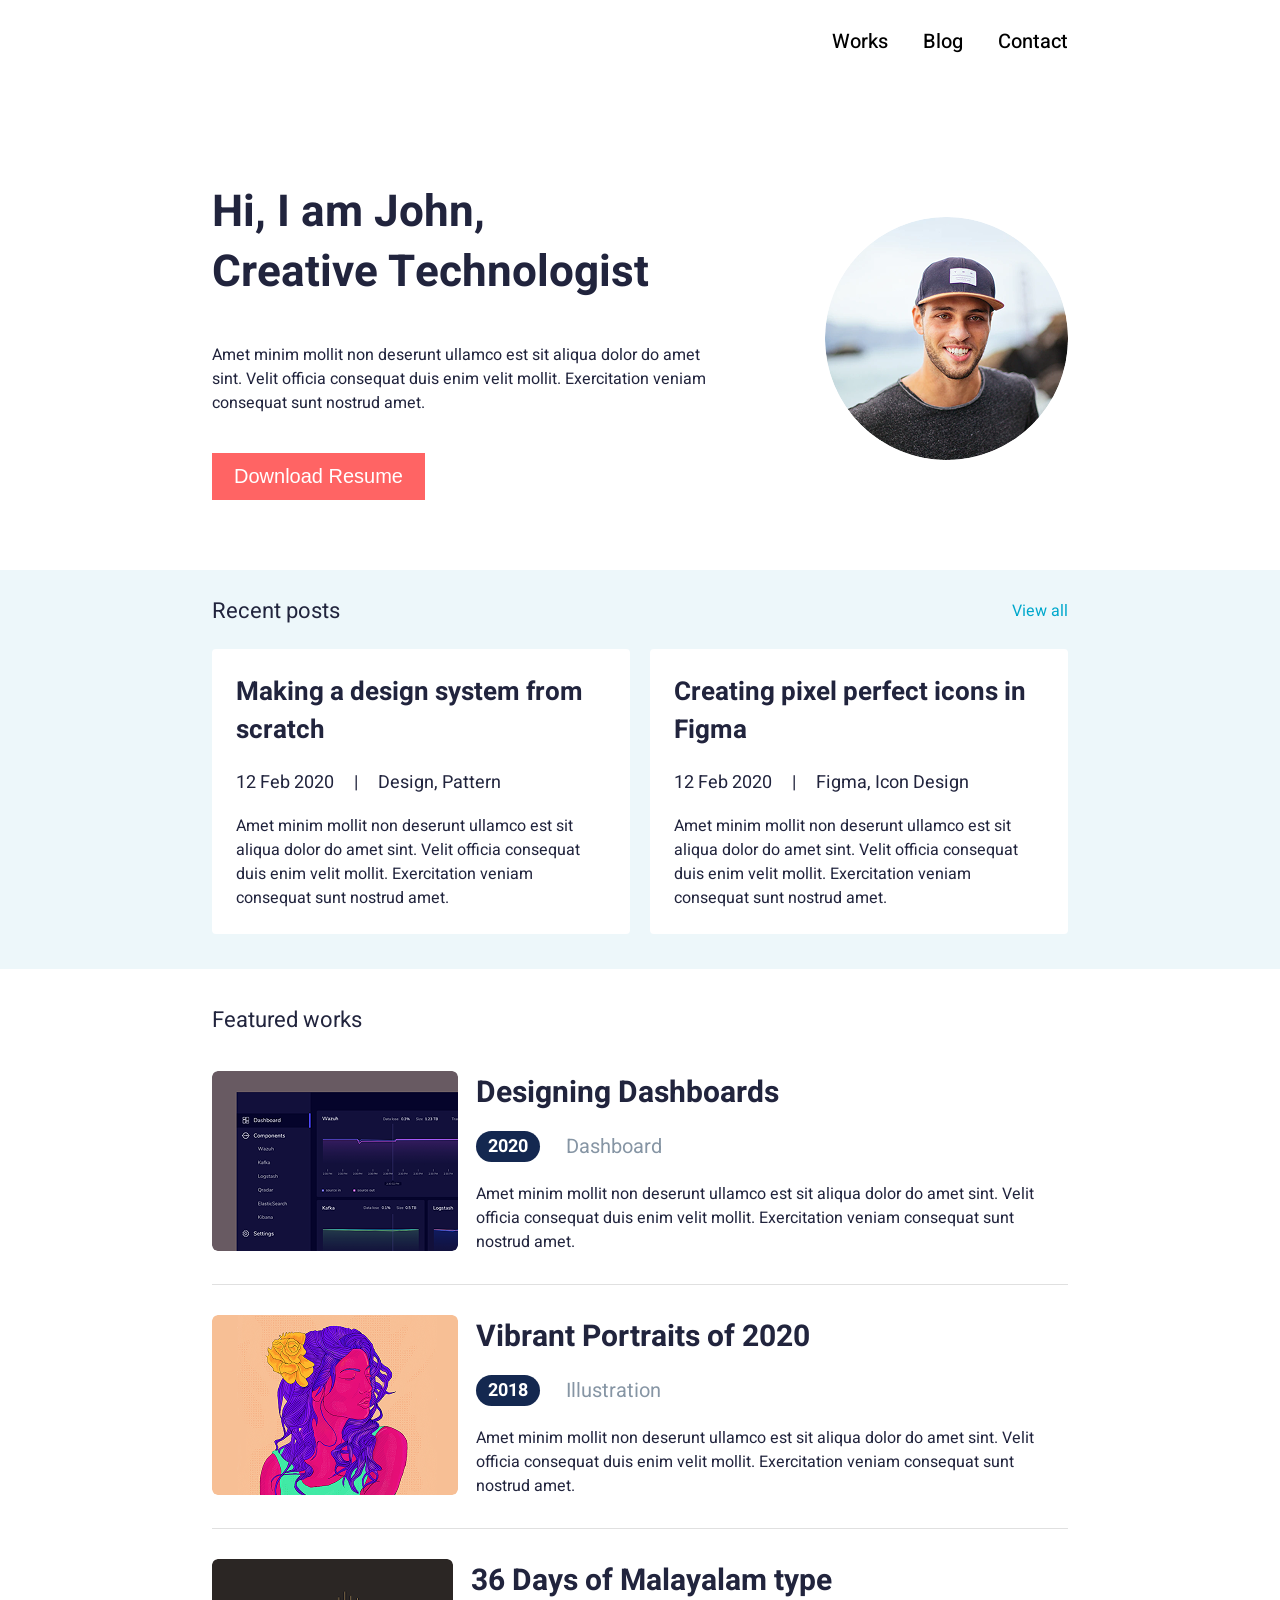
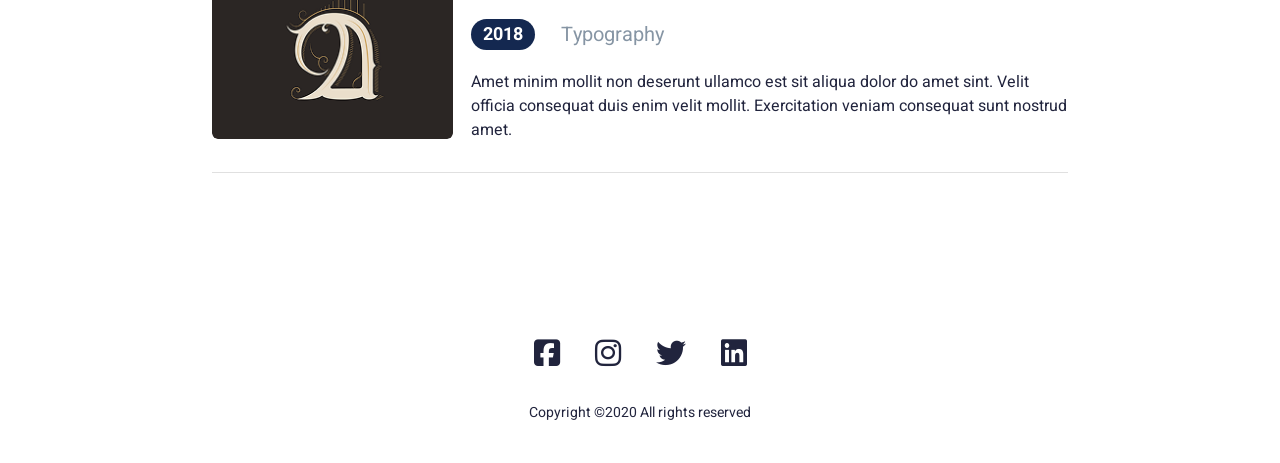
<file: index.html>
<!DOCTYPE html>
<html lang="en">

<head>
    <meta charset="UTF-8">
    <meta name="viewport" content="width=device-width, initial-scale=1.0">
    <title> Welcome To My Portfolio UI Design</title>
     <link rel="stylesheet" href="https://cdnjs.cloudflare.com/ajax/libs/font-awesome/6.5.1/css/all.min.css">
    <link href="https://fonts.googleapis.com/css2?family=Heebo:wght@400;500;700&display=swap" rel="stylesheet">
    <link rel="stylesheet" href="style.css">
</head>

<body>

    <header class="header">
        <div class="container">

            <nav class="navbar">
                <ul class="nav-links">
                    <li><a href="work.html">Works</a></li>
                    <li><a href="blog.html">Blog</a></li>
                    <li><a href="index.html">Contact</a></li>
                </ul>
            </nav>

        </div>
    </header>

    <section class="hero">
        <div class="container hero-content">

            <div class="left">

                <h1>
                    Hi, I am John,<br>
                    Creative Technologist
                </h1>

                <p>
                    Amet minim mollit non deserunt ullamco est sit aliqua dolor do amet
                    sint. Velit officia consequat duis enim velit mollit. Exercitation
                    veniam consequat sunt nostrud amet.
                </p>

                <button class="resume-btn">
                    Download Resume
                </button>

            </div>

            <div class="right">
                <img src="./images/manpic.png" alt="John">
            </div>

        </div>
    </section>

    <section class="recent-posts">

        <div class="container">

            <div class="section-top">

                <h2>Recent posts</h2>

                <a href="">View all</a>

            </div>

            <div class="posts-card">

                <div class="post-card">

                    <h3>
                        Making a design system from scratch
                    </h3>

                    <div class="card">
                        <span>12 Feb 2020</span>
                        <span>|</span>
                        <span>Design, Pattern</span>
                    </div>

                    <p>
                        Amet minim mollit non deserunt ullamco est sit aliqua dolor do amet
                        sint. Velit officia consequat duis enim velit mollit.
                        Exercitation veniam consequat sunt nostrud amet.
                    </p>

                </div>

                <div class="post-card">

                    <h3>
                        Creating pixel perfect icons in Figma
                    </h3>

                    <div class="card">
                        <span>12 Feb 2020</span>
                        <span>|</span>
                        <span>Figma, Icon Design</span>
                    </div>

                    <p>
                        Amet minim mollit non deserunt ullamco est sit aliqua dolor do amet
                        sint. Velit officia consequat duis enim velit mollit.
                        Exercitation veniam consequat sunt nostrud amet.
                    </p>

                </div>

            </div>

        </div>

    </section>

    <section class="featured">

        <div class="container">

            <h2 class="featured-title">
                Featured works
            </h2>

            <div class="work">

                <img src="./images/workimage.png" alt="Dashboard">

                <div class="work-content">

                    <h3>Designing Dashboards</h3>

                    <div class="works">

                        <span class="year">2020</span>

                        <span class="design">
                            Dashboard
                        </span>

                    </div>

                    <p>
                        Amet minim mollit non deserunt ullamco est sit aliqua dolor do amet
                        sint. Velit officia consequat duis enim velit mollit.
                        Exercitation veniam consequat sunt nostrud amet.
                    </p>

                </div>

            </div>

            <div class="work">

                <img src="./images/girlpic.png" alt="Portrait">

                <div class="work-content">

                    <h3>Vibrant Portraits of 2020</h3>

                    <div class="works">

                        <span class="year">2018</span>

                        <span class="design">
                            Illustration
                        </span>

                    </div>

                    <p>
                        Amet minim mollit non deserunt ullamco est sit aliqua dolor do amet
                        sint. Velit officia consequat duis enim velit mollit.
                        Exercitation veniam consequat sunt nostrud amet.
                    </p>

                </div>

            </div>

            <div class="work">

                <img src="./images/designlogo.png" alt="Typography">

                <div class="work-content">

                    <h3>36 Days of Malayalam type</h3>

                    <div class="works">

                        <span class="year">2018</span>

                        <span class="design">
                            Typography
                        </span>

                    </div>

                    <p>
                        Amet minim mollit non deserunt ullamco est sit aliqua dolor do amet
                        sint. Velit officia consequat duis enim velit mollit.
                        Exercitation veniam consequat sunt nostrud amet.
                    </p>

                </div>

            </div>
 
        </div>

    </section>

    <footer class="footer">

        <div class="social-icons">

            <a href="#"><i class="fa-brands fa-facebook-square"></i></a>

            <a href="#"><i class="fa-brands fa-instagram"></i></a>

            <a href="#"><i class="fa-brands fa-twitter"></i></a>

            <a href="#"><i class="fa-brands fa-linkedin"></i></a>

        </div>

        <p>
            Copyright ©2020 All rights reserved
        </p>

    </footer>

</body>

</html>
</file>
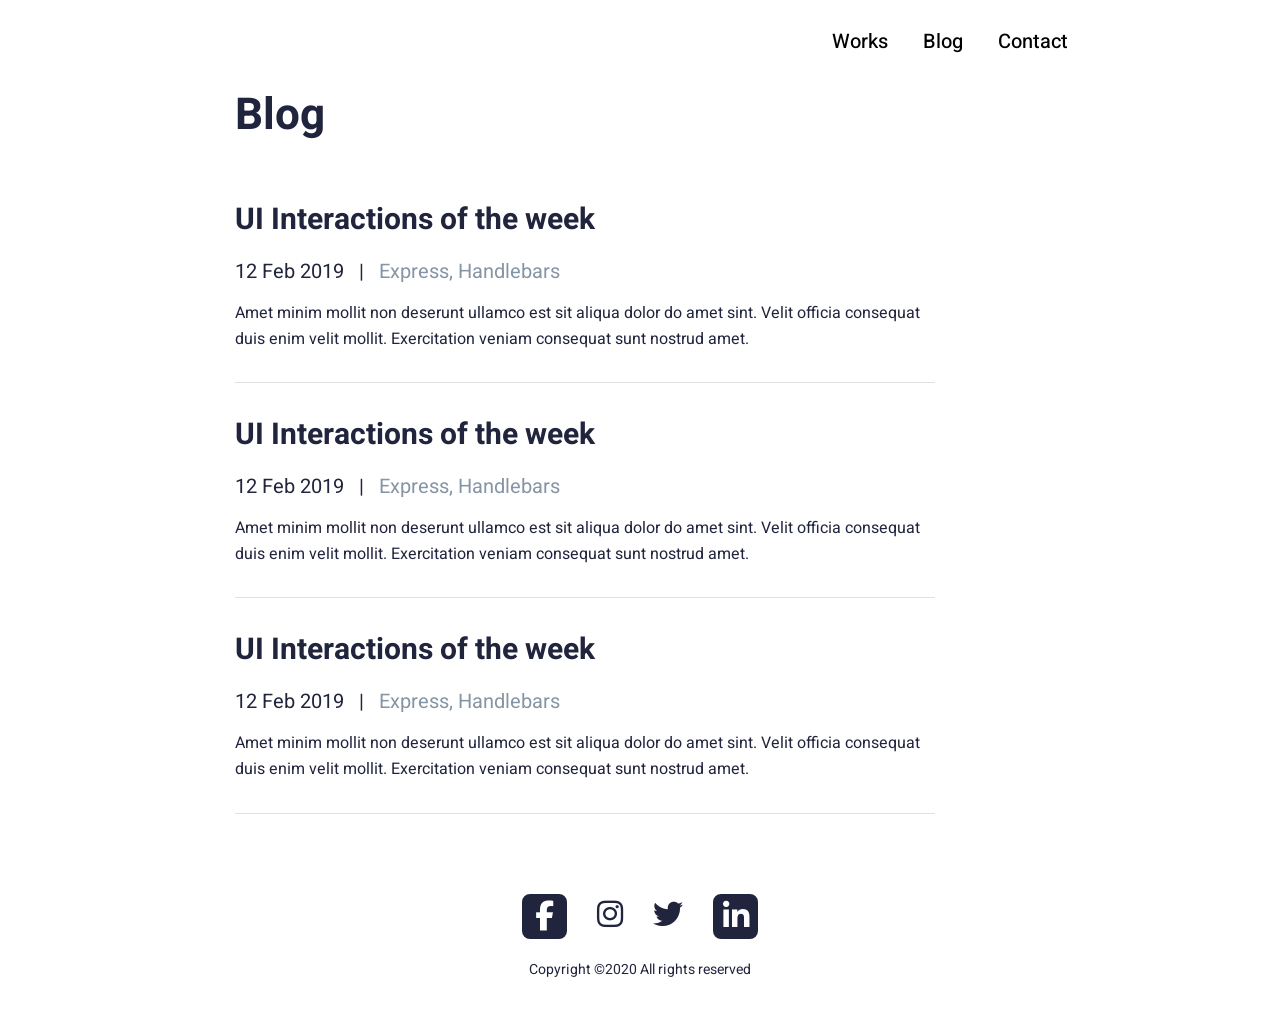
<file: blog.html>
<!DOCTYPE html>
<html lang="en">

<head>
    <meta charset="UTF-8">
    <meta name="viewport" content="width=device-width, initial-scale=1.0">
    <link rel="stylesheet" href="https://cdnjs.cloudflare.com/ajax/libs/font-awesome/6.5.1/css/all.min.css">
    <link href="https://fonts.googleapis.com/css2?family=Heebo:wght@400;500;700&display=swap" rel="stylesheet">
    <title>Blog Page</title>
    <link rel="stylesheet" href="style.css">
</head>

<body>
    <header class="header">
        <div class="container">
            <nav class="navbar">
                <ul class="nav-links">
                    <li><a href="work.html">Works</a></li>
                    <li><a href="blog.html">Blog</a></li>
                    <li><a href="index.html">Contact</a></li>
                </ul>
            </nav>
        </div>
    </header>
    
    <section class="blog">
        <h1>Blog</h1>
        <div class="blog-item">
            <h2>UI Interactions of the week</h2>
            <div class="design">
                <span>12 Feb 2019</span>
                <span>|</span>
                <span class="color">Express, Handlebars</span>
            </div>
            <p>Amet minim mollit non deserunt ullamco est sit aliqua dolor do amet sint.
                 Velit officia consequat
                duis
                enim velit mollit. Exercitation veniam consequat sunt nostrud amet.</p>
        </div>
        <div class="blog-item">
            <h2>UI Interactions of the week</h2>
            <div class="design">
                <span>12 Feb 2019</span>
                <span>|</span>
                <span class="color">Express, Handlebars</span>
            </div>
            <p>Amet minim mollit non deserunt ullamco est sit aliqua dolor do amet sint.
                 Velit officia consequat
                duis
                enim velit mollit. Exercitation veniam consequat sunt nostrud amet.</p>
        </div>
        <div class="blog-item">
            <h2>UI Interactions of the week</h2>
            <div class="design">
                <span>12 Feb 2019</span>
                <span>|</span>
                <span class="color">Express, Handlebars</span>
            </div>
            <p>Amet minim mollit non deserunt ullamco est sit aliqua dolor do amet sint.
                 Velit officia consequat
                duis
                enim velit mollit. Exercitation veniam consequat sunt nostrud amet.</p>
        </div>
    </section>
    <footer class="footer">
        <div class="icons">
            <a href="" class="icon-type">
                <i class="fa-brands fa-facebook-f" style="color: white;"></i>
            </a>
            <a href="">
                <i class="fa-brands fa-instagram"></i>
            </a>
            <a href="">
                <i class="fa-brands fa-twitter"></i>
            </a>
            <a href="" class="icon-type">
                <i class="fa-brands fa-linkedin-in" style="color: white;"></i>
            </a>
        </div>
        <p>Copyright ©2020 All rights reserved </p>
    </footer>
</body>

</html>
</file>
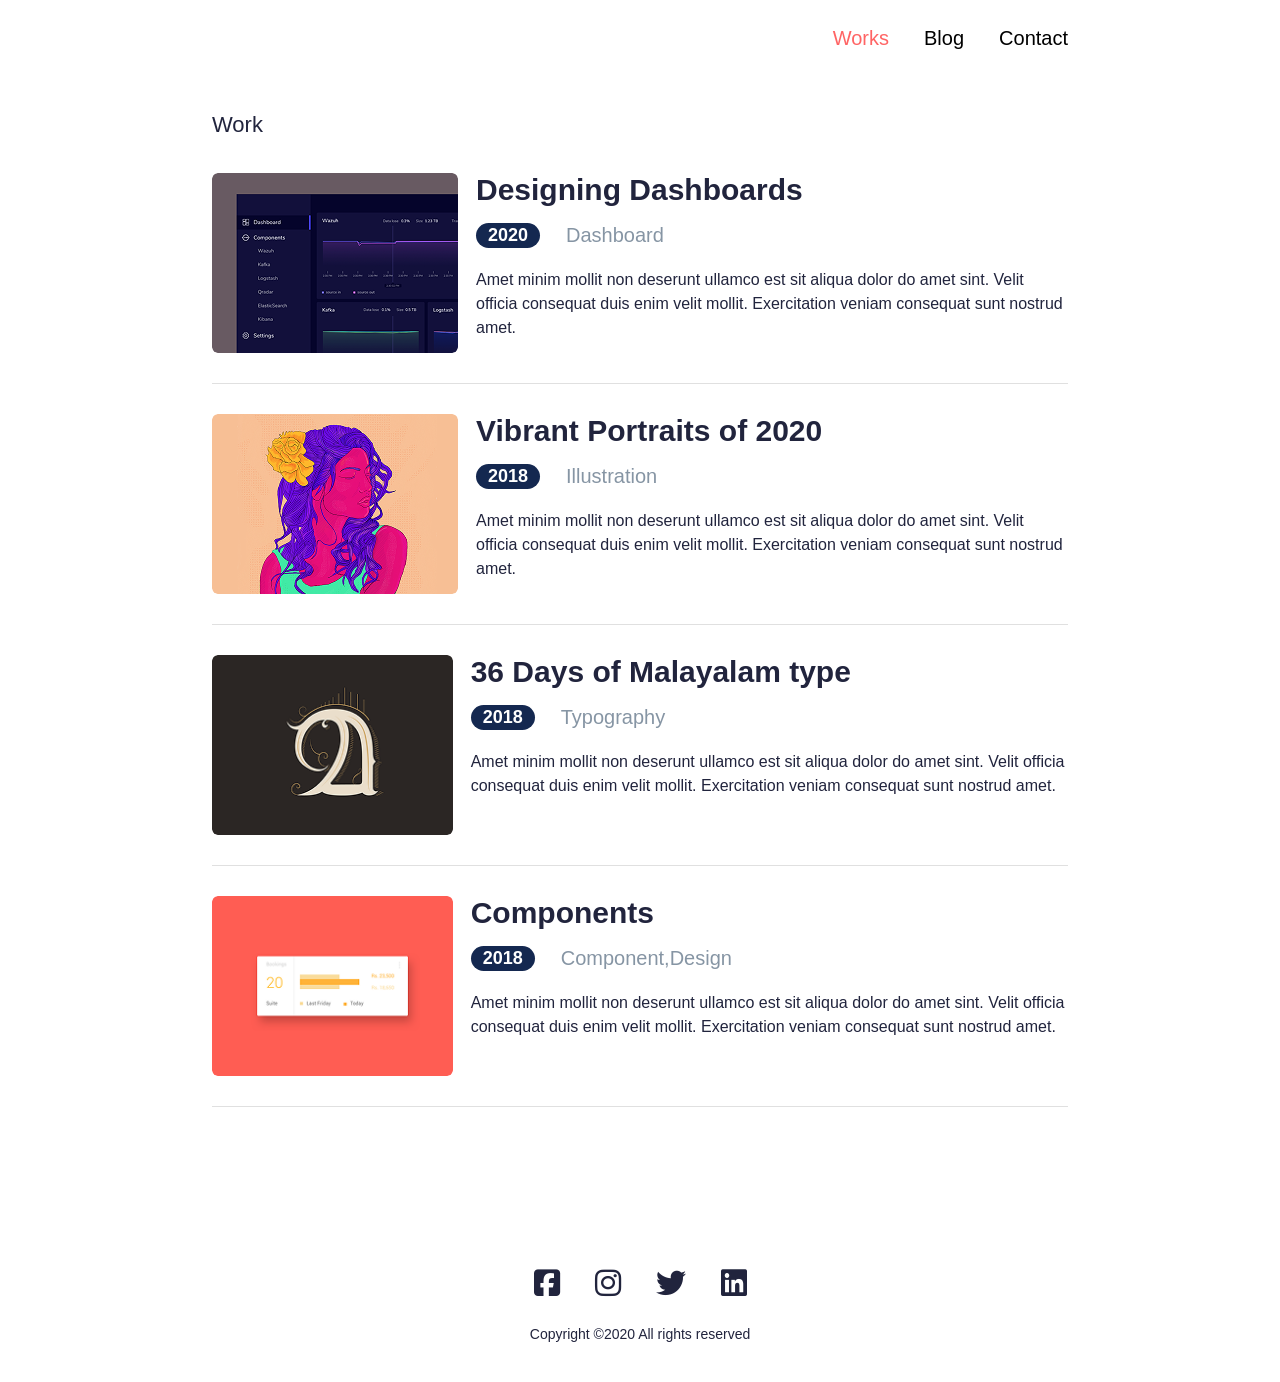
<file: work.html>
<!DOCTYPE html>
<html lang="en">

<head>
    <meta charset="UTF-8">
    <meta name="viewport" content="width=device-width, initial-scale=1.0">
    <link rel="stylesheet" href="https://cdnjs.cloudflare.com/ajax/libs/font-awesome/6.5.1/css/all.min.css">
    <link href="https://fonts.googleapis.com/css2?family=Heebo:wght@400;500;700&display=swap">
    <title>work page</title>
    <link rel="stylesheet" href="style.css">
    
</head>

<body>
    <header class="header">
        <div class="container">

             <nav class="navbar">
                <ul class="nav-links">
                    <li><a class="active" href="work2.html">Works</a></li>
                    <li><a href="blog.html">Blog</a></li>
                    <li><a href="index.html">Contact</a></li>
                </ul>
            </nav>


        </div>
    </header>

    <section class="featured">

        <div class="container">

            <h2 class="featured-title">
                Work
            </h2>


            <div class="work">

                <img src="./images/workimage.png" alt="Dashboard">

                <div class="work-content">

                    <h3>Designing Dashboards</h3>

                    <div class="works">

                        <span class="year">2020</span>

                        <span class="design">
                            Dashboard
                        </span>

                    </div>

                    <p>
                        Amet minim mollit non deserunt ullamco est sit aliqua dolor do amet
                        sint. Velit officia consequat duis enim velit mollit.
                        Exercitation veniam consequat sunt nostrud amet.
                    </p>

                </div>

            </div>

            <div class="work">

                <img src="./images/girlpic.png" alt="squareimg">

                <div class="work-content">

                    <h3>Vibrant Portraits of 2020</h3>

                    <div class="works">

                        <span class="year">2018</span>

                        <span class="design">
                            Illustration
                        </span>

                    </div>

                    <p>
                        Amet minim mollit non deserunt ullamco est sit aliqua dolor do amet
                        sint. Velit officia consequat duis enim velit mollit.
                        Exercitation veniam consequat sunt nostrud amet.
                    </p>

                </div>

            </div>

            <div class="work">

                <img src="./images/designlogo.png" alt="designlogo">

                <div class="work-content">

                    <h3>36 Days of Malayalam type</h3>

                    <div class="works">

                        <span class="year">2018</span>

                        <span class="design">
                            Typography
                        </span>

                    </div>

                    <p>
                        Amet minim mollit non deserunt ullamco est sit aliqua dolor do amet
                        sint. Velit officia consequat duis enim velit mollit.
                        Exercitation veniam consequat sunt nostrud amet.
                    </p>

                </div>

            </div>
            <div class="work">

                <img src="./images/componentdesign.png" alt="designlogo">

                <div class="work-content">

                    <h3>Components</h3>

                    <div class="works">

                        <span class="year">2018</span>

                        <span class="design">
                            Component,Design
                        </span>

                    </div>

                    <p>
                        Amet minim mollit non deserunt ullamco est sit aliqua dolor do amet
                        sint. Velit officia consequat duis enim velit mollit.
                        Exercitation veniam consequat sunt nostrud amet.
                    </p>

                </div>

            </div>
        </div>

    </section>
    <footer class="footer">

        <div class="social-icons">

            <a href=""><i class="fa-brands fa-facebook-square"></i></a>

            <a href=""><i class="fa-brands fa-instagram"></i></a>

            <a href=""><i class="fa-brands fa-twitter"></i></a>

            <a href=""><i class="fa-brands fa-linkedin"></i></a>

        </div>

        <p>
            Copyright ©2020 All rights reserved
        </p>

    </footer>

</body>

</html>
</file>
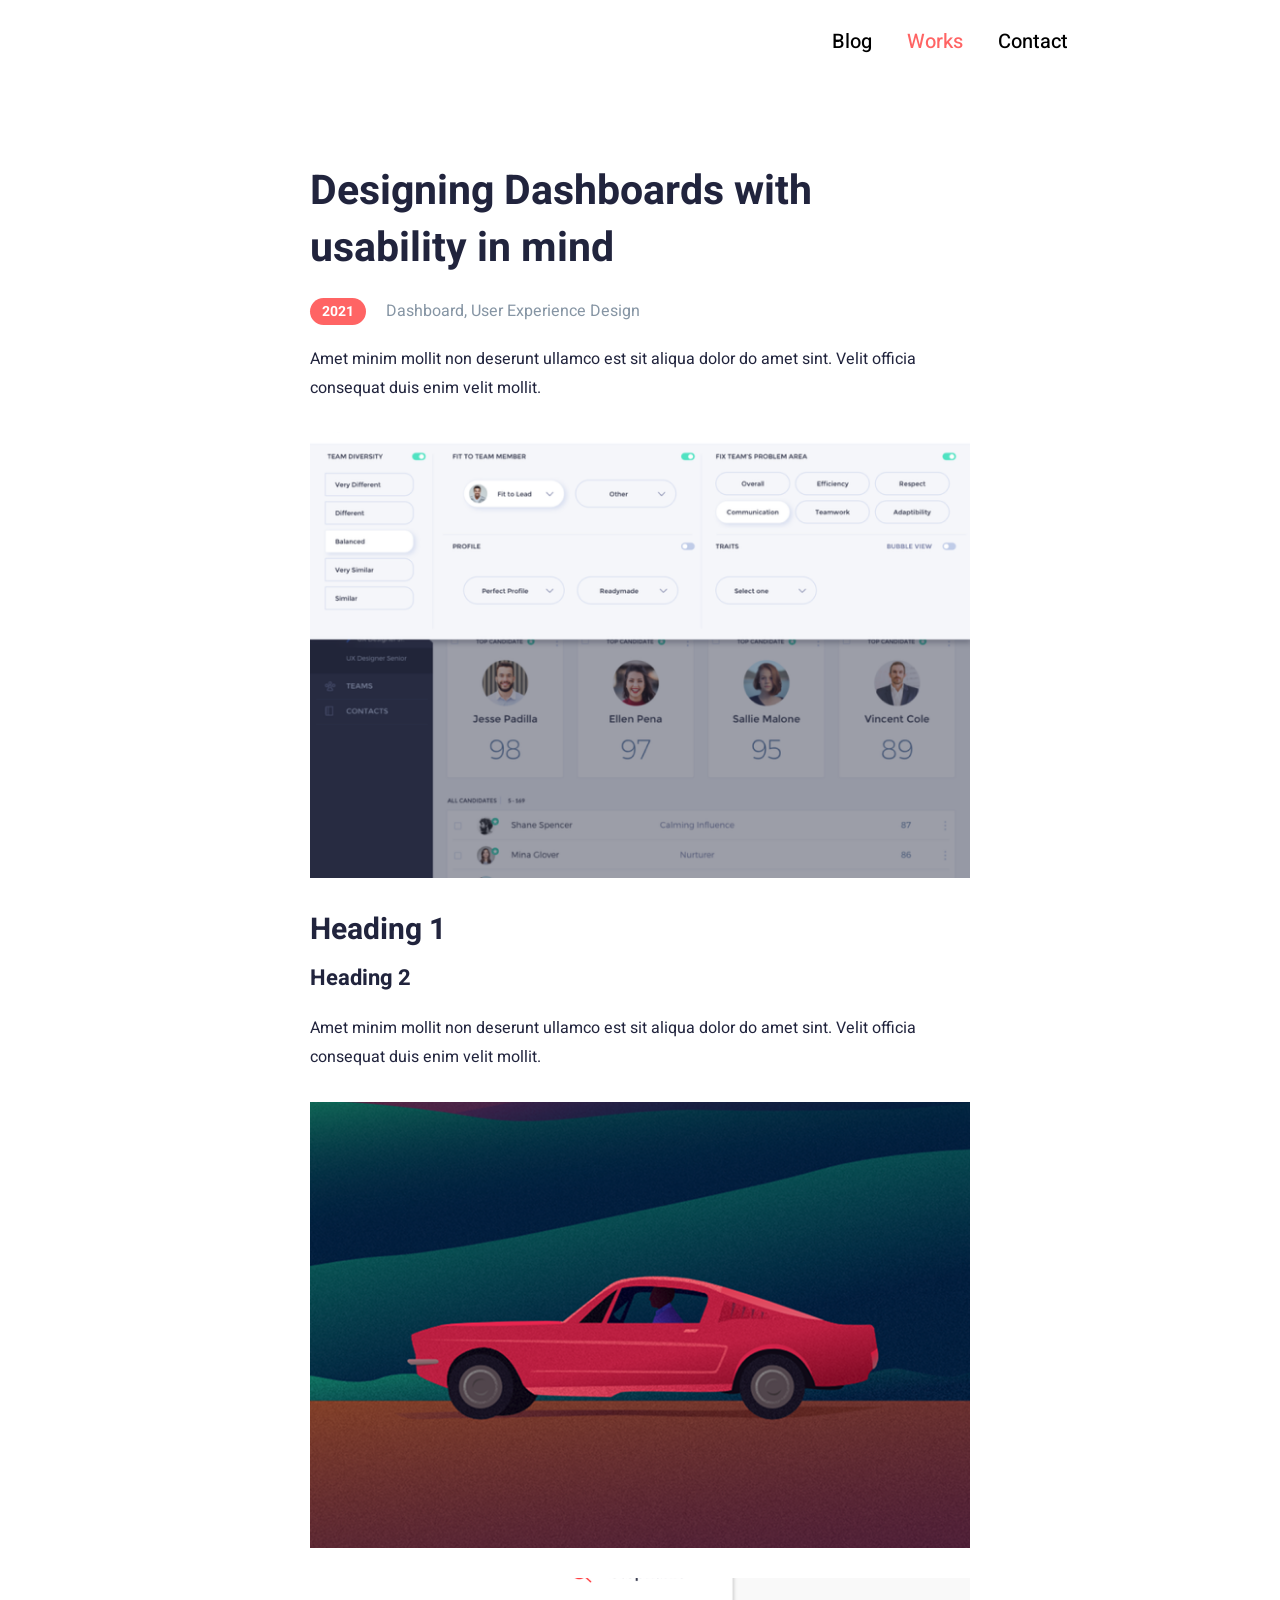
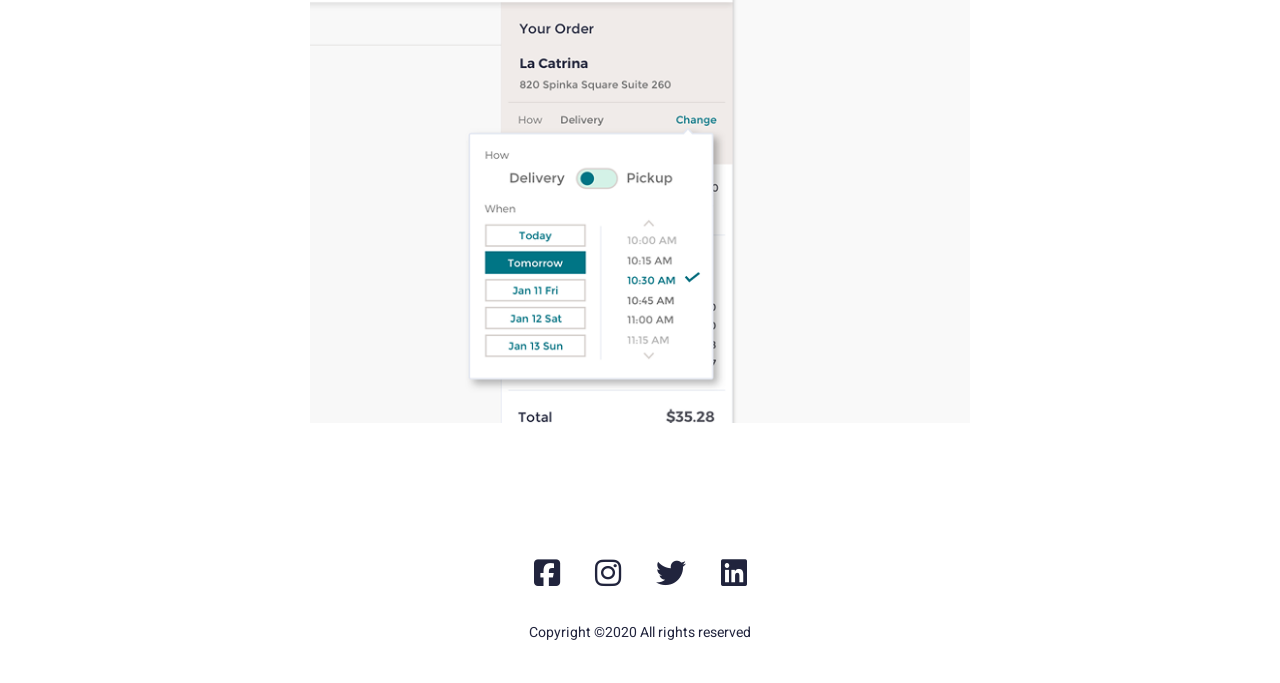
<file: work2.html>
<!DOCTYPE html>
<html lang="en">

<head>
    <meta charset="UTF-8">
    <meta name="viewport" content="width=device-width, initial-scale=1.0">
    <link rel="stylesheet" href="https://cdnjs.cloudflare.com/ajax/libs/font-awesome/6.5.1/css/all.min.css">
    <link href="https://fonts.googleapis.com/css2?family=Heebo:wght@400;500;700&display=swap" rel="stylesheet">
    <title>Designing Dashboards | Portfolio</title>
    <link rel="stylesheet" href="style.css">
</head>

<body>
    <header class="header">
        <div class="container">

            <nav class="navbar">
                <ul class="nav-links">
                    <li><a href="blog.html">Blog</a></li>
                    <li><a class="active" href="work2.html">Works</a></li>
                    <li><a href="index.html">Contact</a></li>
                </ul>
            </nav>

        </div>
    </header>
    <main class="work-detail">

        <section class="design1">
            <h1>Designing Dashboards with usability in mind</h1>

            <div class="design2">
                <span class="year">2021</span>
                <span>Dashboard, User Experience Design</span>
            </div>

            <p>
                Amet minim mollit non deserunt ullamco est sit aliqua dolor do amet sint.
                Velit officia consequat duis enim velit mollit.
            </p>

            <img src="images/workerimages.png" alt="Dashboard Design">
        </section>

        <section class="content">
            <h2>Heading 1</h2>
            <h3>Heading 2</h3>

            <p>
                Amet minim mollit non deserunt ullamco est sit aliqua dolor do amet sint.
                Velit officia consequat duis enim velit mollit.
            </p>

            <img src="images/carlogo.png" alt="Car Design">

            <img src="images/listpic.png" alt="Order App Design">
        </section>

    </main>
    <footer class="footer">

        <div class="social-icons">

            <a href=""><i class="fa-brands fa-facebook-square"></i></a>

            <a href=""><i class="fa-brands fa-instagram"></i></a>

            <a href=""><i class="fa-brands fa-twitter"></i></a>

            <a href=""><i class="fa-brands fa-linkedin"></i></a>

        </div>

        <p>
            Copyright ©2020 All rights reserved
        </p>

    </footer>
</body>

</html>
</file>
<file: style.css>
*{
    margin:0;
    padding:0;
    box-sizing:border-box;
}

html{
    overflow-y:scroll;
}

body{
    font-family:'Heebo',sans-serif;
    color:#21243D;
    background:#fff;
}

.container{
    width:856px;
    margin:auto;
}
.header{
    padding:27px 60px;
}

.navbar{
    display:flex;
    justify-content:flex-end;
}

.nav-links{
    display:flex;
    list-style:none;
    gap:35px;
}

.nav-links a{
    text-decoration:none;
    color:#000;
    font-size:20px;
    font-weight:500;
}

.nav-links a:hover,
.nav-links a.active{
    color:#FF6464;
}

.hero{
    padding-top:100px;
    padding-bottom:70px;
}

.hero-content{
    display:flex;
    justify-content:space-between;
    align-items:center;
}

.left{
    max-width:500px;
}

.left h1{
    font-size:44px;
    line-height:60px;
    font-weight:700;
    margin-bottom:40px;
}

.left p{
    font-size:16px;
    line-height:24px;
    margin-bottom:38px;
}

.resume-btn{
    background:#FF6464;
    color:#fff;
    border:none;
    padding:12px 22px;
    font-size:20px;
    font-weight:500;
    cursor:pointer;
}

.right img{
    width:243px;
    height:243px;
    border-radius:50%;
    object-fit:cover;
}
.recent-posts{
    background:#EDF7FA;
    padding:25px 0 35px;
}

.section-top{
    display:flex;
    justify-content:space-between;
    align-items:center;
    margin-bottom:22px;
}

.section-top h2{
    font-size:22px;
    font-weight:400;
}

.section-top a{
    text-decoration:none;
    color:#00A8CC;
    font-size:16px;
}

.posts-card{
    display:flex;
    gap:20px;
}

.post-card{
    background:#fff;
    padding:24px;
    width:418px;
    border-radius:4px;
}

.post-card h3{
    font-size:26px;
    line-height:38px;
    margin-bottom:20px;
}

.card{
    display:flex;
    gap:20px;
    margin-bottom:18px;
    font-size:18px;
}

.post-card p{
    font-size:16px;
    line-height:24px;
}
.featured{
    padding:35px 0 80px;
}

.featured-title{
    font-size:22px;
    font-weight:400;
    margin-bottom:35px;
}

.work{
    display:flex;
    gap:18px;
    padding-bottom:30px;
    margin-bottom:30px;
    border-bottom:1px solid #E0E0E0;
}

.work img{
    width:246px;
    height:180px;
    object-fit:cover;
    border-radius:6px;
}

.work-content h3{
    font-size:30px;
    margin-bottom:16px;
}

.works{
    display:flex;
    align-items:center;
    gap:26px;
    margin-bottom:20px;
}

.year{
    background:#142850;
    color:white;
    padding:2px 12px;
    border-radius:16px;
    font-size:18px;
    font-weight:700;
}

.design{
    color:#8695A4;
    font-size:20px;
}

.work-content p{
    font-size:16px;
    line-height:24px;
}
.footer{
    text-align:center;
    padding:50px 0 40px;
}

.social-icons{
    display:flex;
    justify-content:center;
    gap:35px;
    margin-bottom:25px;
}

.social-icons a{
    color:#21243D;
    font-size:30px;
}

.footer p{
    font-size:14px;
}

.btn-view-more {
    display: inline-block;
    margin-bottom: 24px;
    color: #FF6464;
    text-decoration: none;
    font-weight: 700;
}

.btn-view-more:hover {
    text-decoration: underline;
}

.work-detail {
    max-width: 700px;
    margin: 80px auto;
    padding: 0 20px;
}

.design1 h1 {
    font-size: 41px;
    font-weight: 700;
    line-height: 1.4;
    margin-bottom: 20px;
}

.design2 {
    display: flex;
    gap: 20px;
    align-items: center;
    margin-bottom: 20px;
}

.work-detail .year {
    background: #ff6464;
    color: white;
    padding: 3px 12px;
    border-radius: 20px;
    font-size: 14px;
    font-weight: 700;
}

.design2 span:last-child {
    color: #8695A4;
}

.design1 p,
.content p {
    line-height: 1.8;
    margin-bottom: 30px;
}

.design1 img,
.content img {
    width: 100%;
    display: block;
    margin: 30px 0;
}

.content h2 {
    font-size: 30px;
    margin-bottom: 10px;
}

.content h3 {
    font-size: 22px;
    margin-bottom: 20px;
}

.blog {
    max-width: 700px;
    margin-left: 235px;
}

.blog h1 {
    font-size: 44px;
    margin-bottom: 50px;
}

.blog-item {
    padding-bottom: 30px;
    margin-bottom: 30px;
    border-bottom: 1px solid #e0e0e0;
}

.blog-item h2 {
    font-size: 30px;
    margin-bottom: 15px;
}

.blog .design {
    display: flex;
    gap: 15px;
    margin-bottom: 15px;
    color: #21243D;
}

.blog-item p {
    line-height: 1.6;
    color: #21243D;
}

.color {
    color: #8695A4;
}

.icons {
    display: flex;
    justify-content: center;
    gap: 30px;
    margin-bottom: 20px;
    align-items: center;
}

.icons a {
    color: #21243d;
    font-size: 30px;
    text-decoration: none;
}

.icon-type {
    background-color: #21243d;
    color: white;
    border: 2px solid #21243d;
    padding: 10px;
    border-radius: 8px;
    width: 45px;
    height: 45px;
    display: flex;
    justify-content: center;
    align-items: center;
}
</file>
